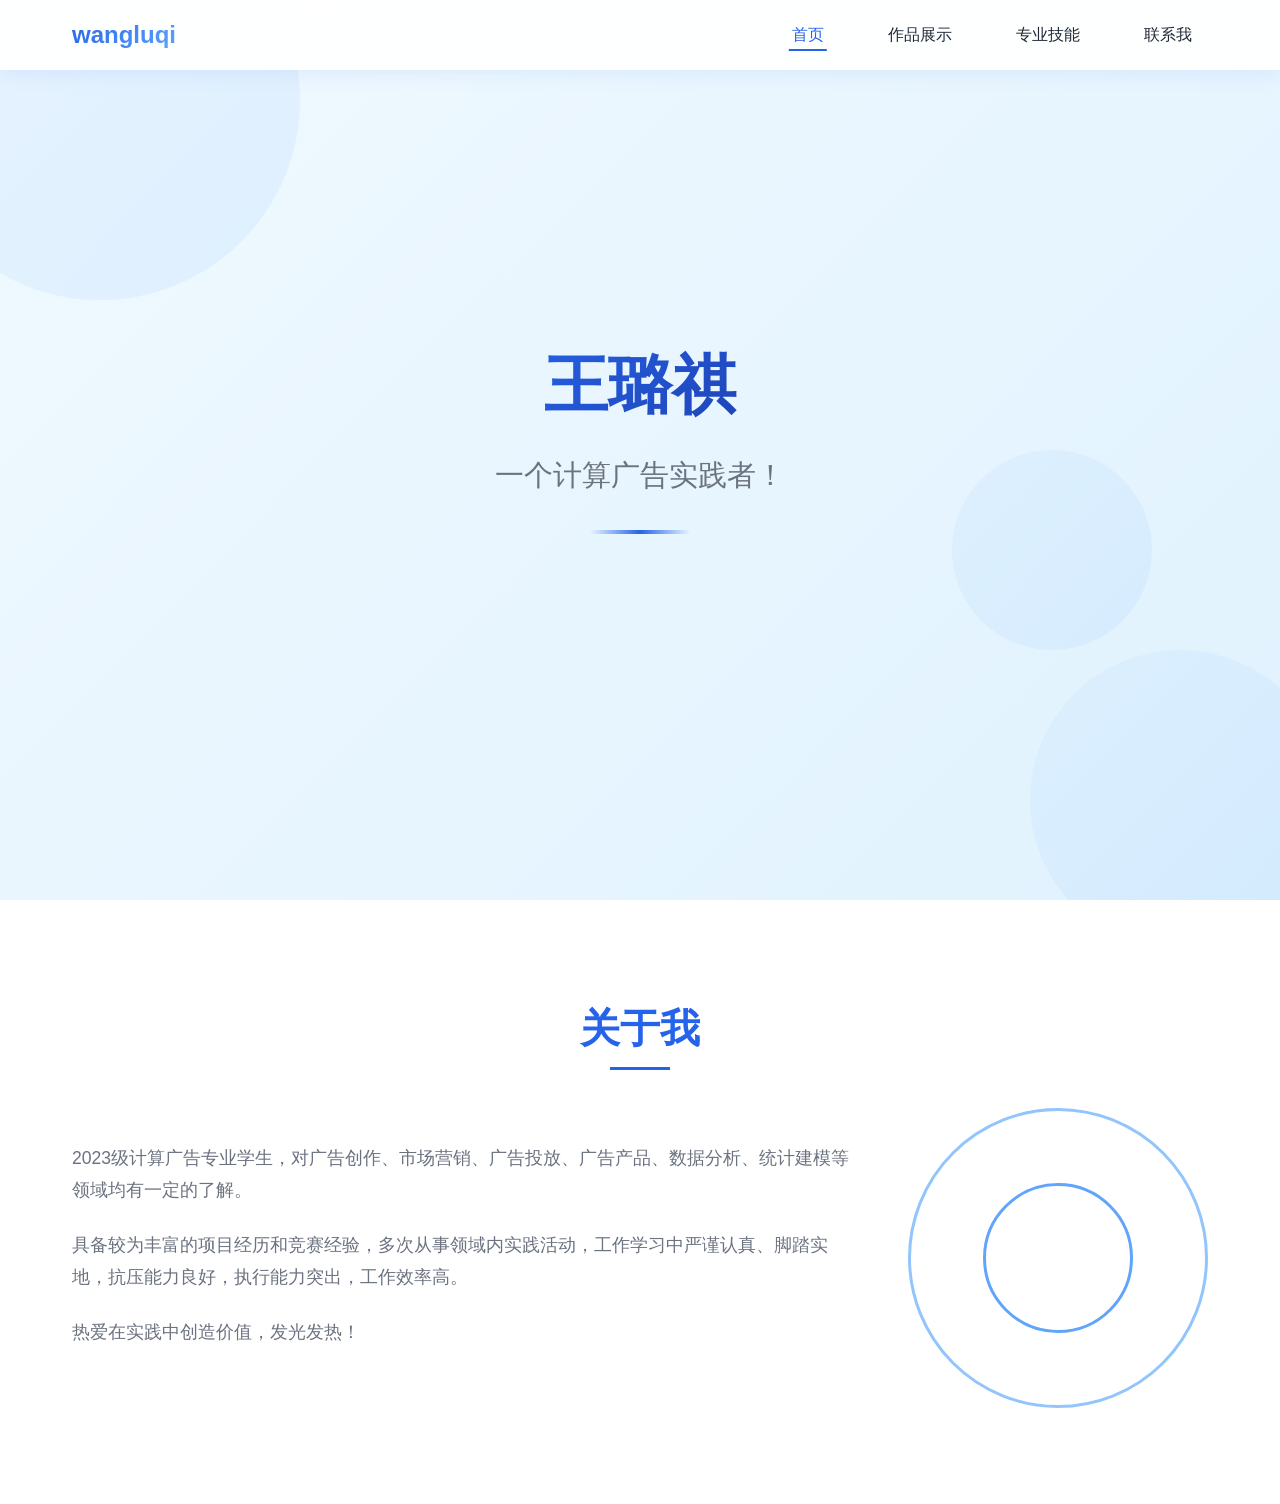
<file: index.html>
<!DOCTYPE html>
<html lang="zh-CN">
<head>
    <meta charset="UTF-8">
    <meta name="viewport" content="width=device-width, initial-scale=1.0">
    <title>王璐祺 - 个人主页</title>
    <link rel="stylesheet" href="style.css">
</head>
<body>
    <!-- 导航栏 -->
    <nav class="navbar">
        <div class="nav-container">
            <div class="logo">wangluqi</div>
            <ul class="nav-menu">
                <li><a href="index.html" class="nav-link active">首页</a></li>
                <li><a href="works.html" class="nav-link">作品展示</a></li>
                <li><a href="skills.html" class="nav-link">专业技能</a></li>
                <li><a href="contact.html" class="nav-link">联系我</a></li>
            </ul>
        </div>
    </nav>

    <!-- 欢迎区域 -->
    <section class="hero">
        <div class="hero-content">
            <div class="hero-text">
                <h1 class="name-title">王璐祺</h1>
                <p class="slogan">一个计算广告实践者！</p>
                <div class="hero-decoration"></div>
            </div>
        </div>
        <div class="hero-bg-shapes">
            <div class="shape shape-1"></div>
            <div class="shape shape-2"></div>
            <div class="shape shape-3"></div>
        </div>
    </section>

    <!-- 个人简介 -->
    <section class="about">
        <div class="container">
            <h2 class="section-title">关于我</h2>
            <div class="about-content">
                <div class="about-text">
                    <p>2023级计算广告专业学生，对广告创作、市场营销、广告投放、广告产品、数据分析、统计建模等领域均有一定的了解。</p>
                    <p>具备较为丰富的项目经历和竞赛经验，多次从事领域内实践活动，工作学习中严谨认真、脚踏实地，抗压能力良好，执行能力突出，工作效率高。</p>
                    <p>热爱在实践中创造价值，发光发热！</p>
                </div>
                <div class="about-decoration">
                    <div class="deco-circle"></div>
                    <div class="deco-line"></div>
                </div>
            </div>
        </div>
    </section>

    <script src="script.js"></script>
</body>
</html>
</file>
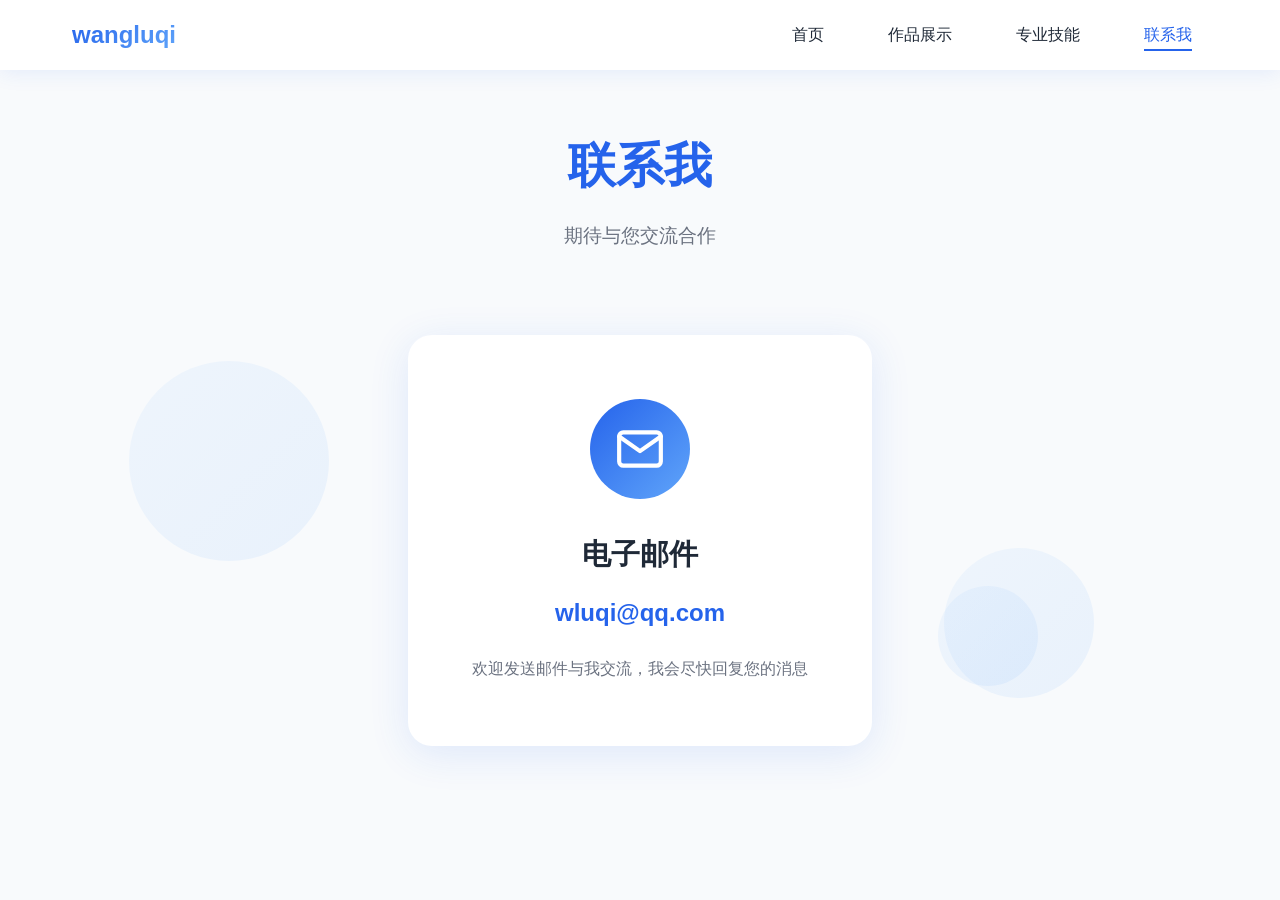
<file: contact.html>
<!DOCTYPE html>
<html lang="zh-CN">
<head>
    <meta charset="UTF-8">
    <meta name="viewport" content="width=device-width, initial-scale=1.0">
    <title>联系我 - 王璐祺</title>
    <link rel="stylesheet" href="style.css">
</head>
<body>
    <!-- 导航栏 -->
    <nav class="navbar">
        <div class="nav-container">
            <div class="logo">wangluqi</div>
            <ul class="nav-menu">
                <li><a href="index.html" class="nav-link">首页</a></li>
                <li><a href="works.html" class="nav-link">作品展示</a></li>
                <li><a href="skills.html" class="nav-link">专业技能</a></li>
                <li><a href="contact.html" class="nav-link active">联系我</a></li>
            </ul>
        </div>
    </nav>

    <!-- 联系方式区域 -->
    <section class="contact-section">
        <div class="container">
            <h1 class="page-title">联系我</h1>
            <p class="page-subtitle">期待与您交流合作</p>

            <div class="contact-content">
                <div class="contact-card">
                    <div class="contact-icon">
                        <svg viewBox="0 0 24 24" fill="none" xmlns="http://www.w3.org/2000/svg">
                            <path d="M4 4H20C21.1 4 22 4.9 22 6V18C22 19.1 21.1 20 20 20H4C2.9 20 2 19.1 2 18V6C2 4.9 2.9 4 4 4Z" stroke="currentColor" stroke-width="2" stroke-linecap="round" stroke-linejoin="round"/>
                            <path d="M22 6L12 13L2 6" stroke="currentColor" stroke-width="2" stroke-linecap="round" stroke-linejoin="round"/>
                        </svg>
                    </div>
                    <h3 class="contact-title">电子邮件</h3>
                    <a href="mailto:wluqi@qq.com" class="contact-link">wluqi@qq.com</a>
                    <p class="contact-description">欢迎发送邮件与我交流，我会尽快回复您的消息</p>
                </div>

                <div class="contact-decoration">
                    <div class="deco-shape shape-1"></div>
                    <div class="deco-shape shape-2"></div>
                    <div class="deco-shape shape-3"></div>
                </div>
            </div>
        </div>
    </section>

    <script src="script.js"></script>
</body>
</html>
</file>
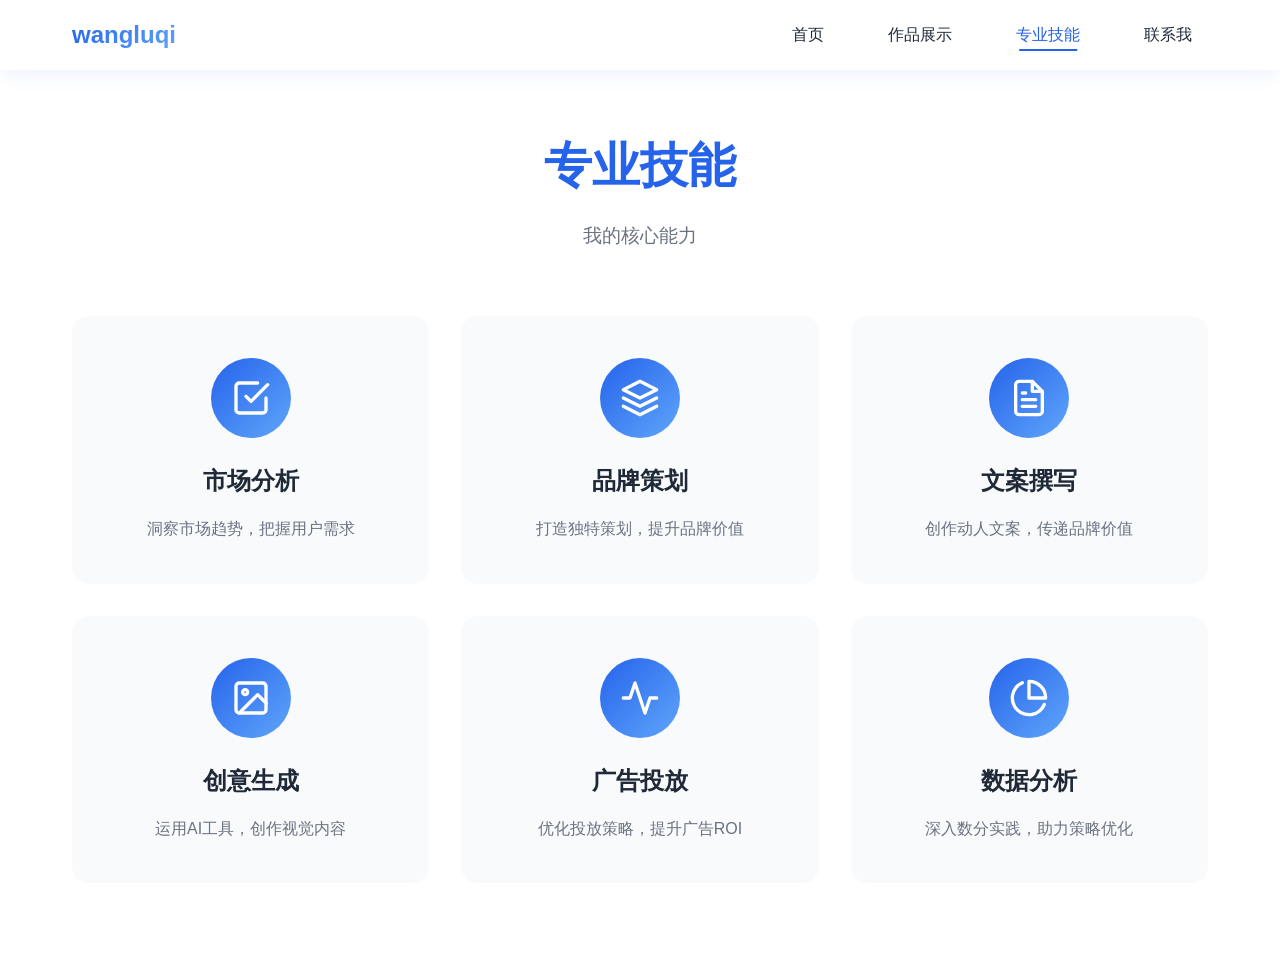
<file: skills.html>
<!DOCTYPE html>
<html lang="zh-CN">
<head>
    <meta charset="UTF-8">
    <meta name="viewport" content="width=device-width, initial-scale=1.0">
    <title>技能展示 - 王璐祺</title>
    <link rel="stylesheet" href="style.css">
</head>
<body>
    <!-- 导航栏 -->
    <nav class="navbar">
        <div class="nav-container">
            <div class="logo">wangluqi</div>
            <ul class="nav-menu">
                <li><a href="index.html" class="nav-link">首页</a></li>
                <li><a href="works.html" class="nav-link">作品展示</a></li>
                <li><a href="skills.html" class="nav-link active">专业技能</a></li>
                <li><a href="contact.html" class="nav-link">联系我</a></li>
            </ul>
        </div>
    </nav>

    <!-- 技能展示区域 -->
    <section class="skills-section">
        <div class="container">
            <h1 class="page-title">专业技能</h1>
            <p class="page-subtitle">我的核心能力</p>

            <div class="skills-grid">
                <!-- 技能卡片 1 -->
                <div class="skill-card">
                    <div class="skill-icon">
                        <svg viewBox="0 0 24 24" fill="none" xmlns="http://www.w3.org/2000/svg">
                            <path d="M9 11L12 14L22 4" stroke="currentColor" stroke-width="2" stroke-linecap="round" stroke-linejoin="round"/>
                            <path d="M21 12V19C21 19.5304 20.7893 20.0391 20.4142 20.4142C20.0391 20.7893 19.5304 21 19 21H5C4.46957 21 3.96086 20.7893 3.58579 20.4142C3.21071 20.0391 3 19.5304 3 19V5C3 4.46957 3.21071 3.96086 3.58579 3.58579C3.96086 3.21071 4.46957 3 5 3H16" stroke="currentColor" stroke-width="2" stroke-linecap="round" stroke-linejoin="round"/>
                        </svg>
                    </div>
                    <h3 class="skill-title">市场分析</h3>
                    <p class="skill-description">洞察市场趋势，把握用户需求</p>
                </div>

                <!-- 技能卡片 2 -->
                <div class="skill-card">
                    <div class="skill-icon">
                        <svg viewBox="0 0 24 24" fill="none" xmlns="http://www.w3.org/2000/svg">
                            <path d="M12 2L2 7L12 12L22 7L12 2Z" stroke="currentColor" stroke-width="2" stroke-linecap="round" stroke-linejoin="round"/>
                            <path d="M2 17L12 22L22 17" stroke="currentColor" stroke-width="2" stroke-linecap="round" stroke-linejoin="round"/>
                            <path d="M2 12L12 17L22 12" stroke="currentColor" stroke-width="2" stroke-linecap="round" stroke-linejoin="round"/>
                        </svg>
                    </div>
                    <h3 class="skill-title">品牌策划</h3>
                    <p class="skill-description">打造独特策划，提升品牌价值</p>
                </div>

                <!-- 技能卡片 3 -->
                <div class="skill-card">
                    <div class="skill-icon">
                        <svg viewBox="0 0 24 24" fill="none" xmlns="http://www.w3.org/2000/svg">
                            <path d="M14 2H6C5.46957 2 4.96086 2.21071 4.58579 2.58579C4.21071 2.96086 4 3.46957 4 4V20C4 20.5304 4.21071 21.0391 4.58579 21.4142C4.96086 21.7893 5.46957 22 6 22H18C18.5304 22 19.0391 21.7893 19.4142 21.4142C19.7893 21.0391 20 20.5304 20 20V8L14 2Z" stroke="currentColor" stroke-width="2" stroke-linecap="round" stroke-linejoin="round"/>
                            <path d="M14 2V8H20" stroke="currentColor" stroke-width="2" stroke-linecap="round" stroke-linejoin="round"/>
                            <path d="M16 13H8" stroke="currentColor" stroke-width="2" stroke-linecap="round" stroke-linejoin="round"/>
                            <path d="M16 17H8" stroke="currentColor" stroke-width="2" stroke-linecap="round" stroke-linejoin="round"/>
                            <path d="M10 9H8" stroke="currentColor" stroke-width="2" stroke-linecap="round" stroke-linejoin="round"/>
                        </svg>
                    </div>
                    <h3 class="skill-title">文案撰写</h3>
                    <p class="skill-description">创作动人文案，传递品牌价值</p>
                </div>

                <!-- 技能卡片 4 -->
                <div class="skill-card">
                    <div class="skill-icon">
                        <svg viewBox="0 0 24 24" fill="none" xmlns="http://www.w3.org/2000/svg">
                            <rect x="3" y="3" width="18" height="18" rx="2" stroke="currentColor" stroke-width="2" stroke-linecap="round" stroke-linejoin="round"/>
                            <circle cx="8.5" cy="8.5" r="1.5" stroke="currentColor" stroke-width="2" stroke-linecap="round" stroke-linejoin="round"/>
                            <path d="M21 15L16 10L5 21" stroke="currentColor" stroke-width="2" stroke-linecap="round" stroke-linejoin="round"/>
                        </svg>
                    </div>
                    <h3 class="skill-title">创意生成</h3>
                    <p class="skill-description">运用AI工具，创作视觉内容</p>
                </div>

                <!-- 技能卡片 5 -->
                <div class="skill-card">
                    <div class="skill-icon">
                        <svg viewBox="0 0 24 24" fill="none" xmlns="http://www.w3.org/2000/svg">
                            <path d="M22 12H18L15 21L9 3L6 12H2" stroke="currentColor" stroke-width="2" stroke-linecap="round" stroke-linejoin="round"/>
                        </svg>
                    </div>
                    <h3 class="skill-title">广告投放</h3>
                    <p class="skill-description">优化投放策略，提升广告ROI</p>
                </div>

                <!-- 技能卡片 6 -->
                <div class="skill-card">
                    <div class="skill-icon">
                        <svg viewBox="0 0 24 24" fill="none" xmlns="http://www.w3.org/2000/svg">
                            <path d="M21.21 15.89C20.5738 17.3945 19.5788 18.7202 18.3119 19.7513C17.0451 20.7824 15.5448 21.4874 13.9424 21.8048C12.34 22.1221 10.6843 22.0421 9.12006 21.5718C7.55578 21.1014 6.13054 20.2551 4.96893 19.1067C3.80733 17.9582 2.94473 16.5428 2.45655 14.984C1.96837 13.4251 1.86948 11.7705 2.16865 10.1646C2.46782 8.55878 3.15619 7.05063 4.17445 5.77203C5.19272 4.49343 6.50868 3.48332 8.00999 2.83M22 12C22 10.6868 21.7413 9.38642 21.2388 8.17317C20.7362 6.95991 19.9997 5.85752 19.0711 4.92893C18.1425 4.00035 17.0401 3.26375 15.8268 2.7612C14.6136 2.25866 13.3132 2 12 2V12H22Z" stroke="currentColor" stroke-width="2" stroke-linecap="round" stroke-linejoin="round"/>
                        </svg>
                    </div>
                    <h3 class="skill-title">数据分析</h3>
                    <p class="skill-description">深入数分实践，助力策略优化</p>
                </div>
            </div>
        </div>
    </section>

    <script src="script.js"></script>
</body>
</html>
</file>
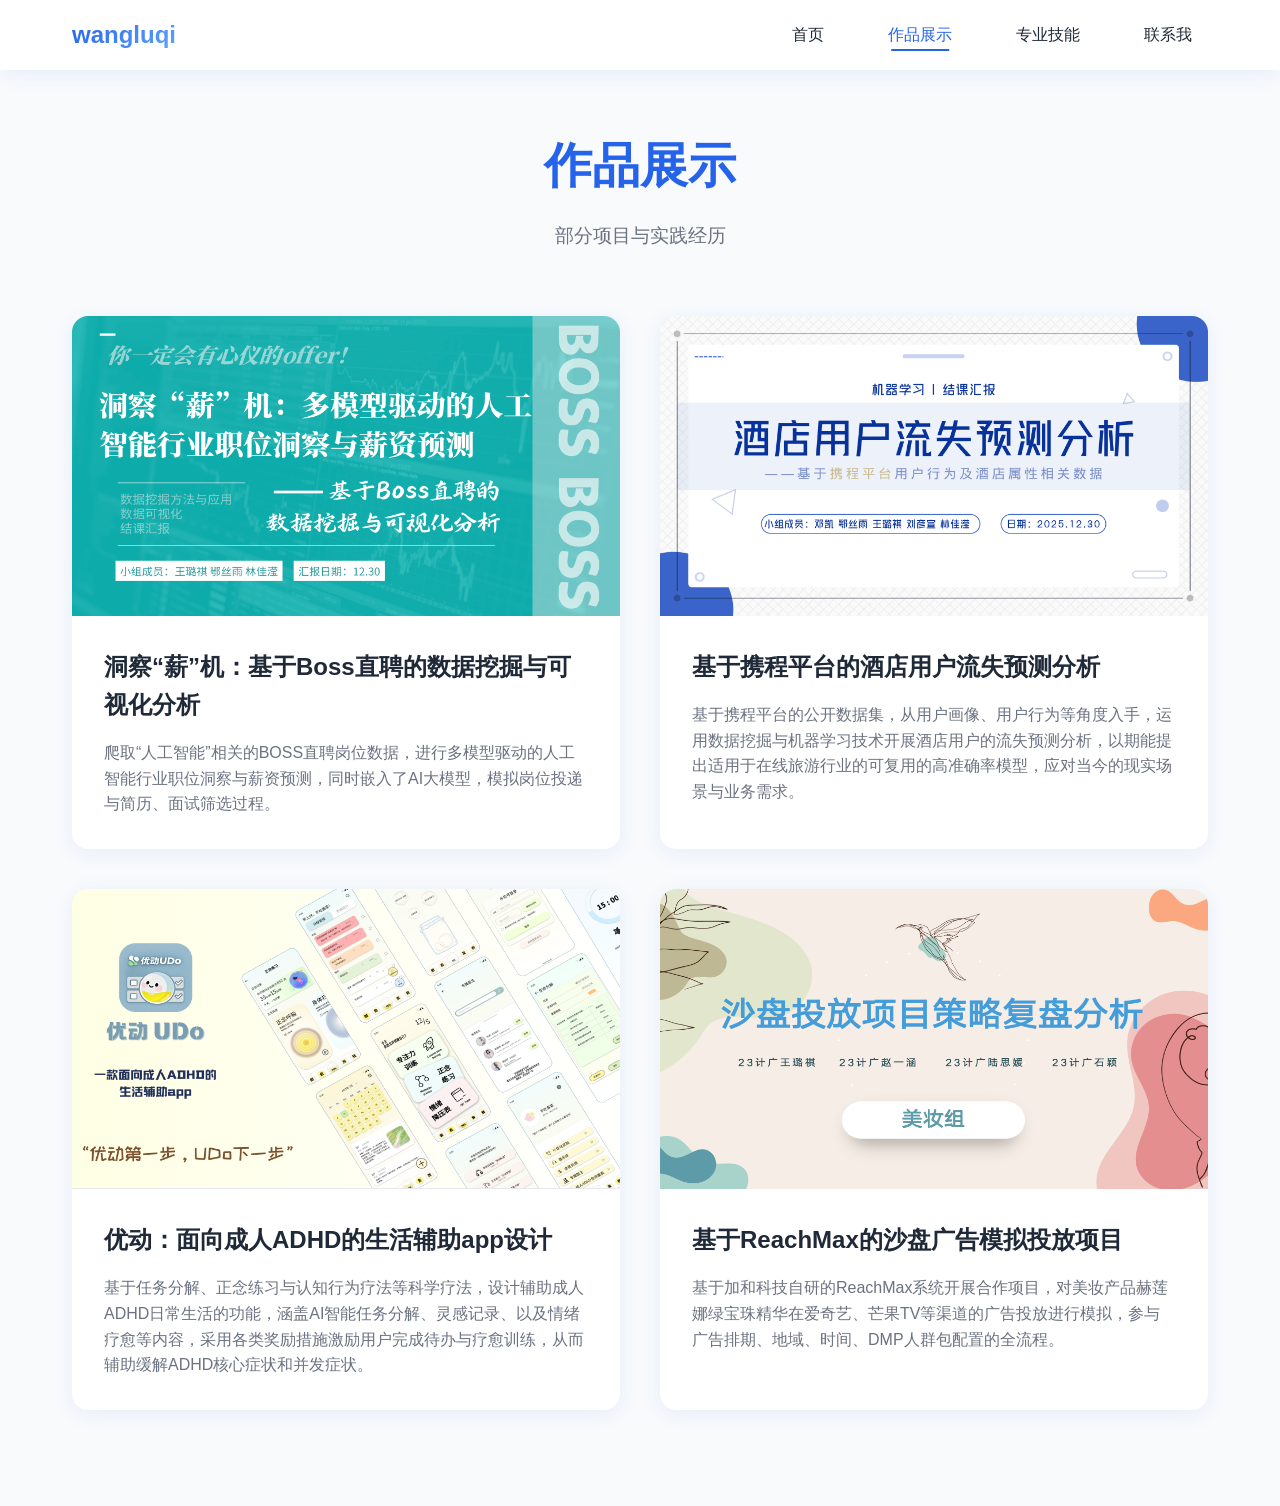
<file: works.html>
<!DOCTYPE html>
<html lang="zh-CN">
<head>
    <meta charset="UTF-8">
    <meta name="viewport" content="width=device-width, initial-scale=1.0">
    <title>作品展示 - 王璐祺</title>
    <link rel="stylesheet" href="style.css">
</head>
<body>
    <!-- 导航栏 -->
    <nav class="navbar">
        <div class="nav-container">
            <div class="logo">wangluqi</div>
            <ul class="nav-menu">
                <li><a href="index.html" class="nav-link">首页</a></li>
                <li><a href="works.html" class="nav-link active">作品展示</a></li>
                <li><a href="skills.html" class="nav-link">专业技能</a></li>
                <li><a href="contact.html" class="nav-link">联系我</a></li>
            </ul>
        </div>
    </nav>

    <!-- 作品展示区域 -->
    <section class="works-section">
        <div class="container">
            <h1 class="page-title">作品展示</h1>
            <p class="page-subtitle">部分项目与实践经历</p>

            <div class="works-grid">
                <!-- 作品卡片 1 -->
                <div class="work-card">
                    <div class="work-image">
                        <img class="placeholder-image" src="images/performance1.png" alt="作品展示">
                        <div class="work-overlay">
                            <a href="https://www.canva.cn/design/DAG8zsbNvRw/5DIJrjUl71HYeN8wbMlX2A/view?utm_content=DAG8zsbNvRw&utm_campaign=designshare&utm_medium=link2&utm_source=uniquelinks&utlId=hcc0b6d08c2"
                               class="view-detail"
                               target="_blank">
                                查看详情
                            </a>
                        </div>
                    </div>
                    <div class="work-info">
                        <h3 class="work-title">洞察“薪”机：基于Boss直聘的数据挖掘与可视化分析</h3>
                        <p class="work-description">爬取“人工智能”相关的BOSS直聘岗位数据，进行多模型驱动的人工智能行业职位洞察与薪资预测，同时嵌入了AI大模型，模拟岗位投递与简历、面试筛选过程。</p>
                    </div>
                </div>

                <!-- 作品卡片 2 -->
                <div class="work-card">
                    <div class="work-image">
                        <img class="placeholder-image" src="images/performance2.png" alt="作品展示">
                        <div class="work-overlay">
                            <a href="https://www.canva.cn/design/DAG8sCUdsT8/ZNE7GGUzy7ELKIy3bosnrQ/view?utm_content=DAG8sCUdsT8&utm_campaign=designshare&utm_medium=link2&utm_source=uniquelinks&utlId=h919972a743"
                               class="view-detail"
                               target="_blank">
                                查看详情
                            </a>
                        </div>
                    </div>
                    <div class="work-info">
                        <h3 class="work-title">基于携程平台的酒店用户流失预测分析</h3>
                        <p class="work-description">基于携程平台的公开数据集，从用户画像、用户行为等角度入手，运用数据挖掘与机器学习技术开展酒店用户的流失预测分析，以期能提出适用于在线旅游行业的可复用的高准确率模型，应对当今的现实场景与业务需求。</p>
                    </div>
                </div>

                <!-- 作品卡片 3 -->
                <div class="work-card">
                    <div class="work-image">
                        <img class="placeholder-image" src="images/performance3.png" alt="作品展示">
                        <div class="work-overlay">
                            <a href="https://www.canva.cn/design/DAGluIfXF-k/HXXSmK_0cOvlYf8ZTd0o4g/view?utm_content=DAGluIfXF-k&utm_campaign=designshare&utm_medium=link2&utm_source=uniquelinks&utlId=h868ad29ce2"
                               class="view-detail"
                               target="_blank">
                                查看详情
                            </a>
                        </div>
                    </div>
                    <div class="work-info">
                        <h3 class="work-title">优动：面向成人ADHD的生活辅助app设计</h3>
                        <p class="work-description">基于任务分解、正念练习与认知行为疗法等科学疗法，设计辅助成人ADHD日常生活的功能，涵盖AI智能任务分解、灵感记录、以及情绪疗愈等内容，采用各类奖励措施激励用户完成待办与疗愈训练，从而辅助缓解ADHD核心症状和并发症状。</p>
                    </div>
                </div>

                <!-- 作品卡片 4 -->
                <div class="work-card">
                    <div class="work-image">
                        <img class="placeholder-image" src="images/performance4.png" alt="作品展示">
                        <div class="work-overlay">
                            <a href="https://www.kdocs.cn/l/cfjIYPYAIIEB"
                               class="view-detail"
                               target="_blank">
                                查看详情
                            </a>
                        </div>
                    </div>
                    <div class="work-info">
                        <h3 class="work-title">基于ReachMax的沙盘广告模拟投放项目</h3>
                        <p class="work-description">基于加和科技自研的ReachMax系统开展合作项目，对美妆产品赫莲娜绿宝珠精华在爱奇艺、芒果TV等渠道的广告投放进行模拟，参与广告排期、地域、时间、DMP人群包配置的全流程。</p>
                    </div>
                </div>
            </div>
        </div>
    </section>

    <script src="script.js"></script>
</body>
</html>
</file>
<file: style.css>
/* 全局样式 */
* {
    margin: 0;
    padding: 0;
    box-sizing: border-box;
}

:root {
    --primary-blue: #2563eb;
    --secondary-blue: #3b82f6;
    --light-blue: #60a5fa;
    --lighter-blue: #93c5fd;
    --dark-blue: #1e40af;
    --text-dark: #1f2937;
    --text-gray: #6b7280;
    --bg-light: #f8fafc;
    --white: #ffffff;
}

body {
    font-family: -apple-system, BlinkMacSystemFont, 'Segoe UI', 'PingFang SC', 'Hiragino Sans GB', 'Microsoft YaHei', sans-serif;
    line-height: 1.6;
    color: var(--text-dark);
    background-color: var(--bg-light);
}

/* 导航栏 */
.navbar {
    position: fixed;
    top: 0;
    left: 0;
    right: 0;
    background: rgba(255, 255, 255, 0.95);
    backdrop-filter: blur(10px);
    box-shadow: 0 2px 20px rgba(37, 99, 235, 0.1);
    z-index: 1000;
    transition: all 0.3s ease;
}

.nav-container {
    max-width: 1200px;
    margin: 0 auto;
    padding: 1rem 2rem;
    display: flex;
    justify-content: space-between;
    align-items: center;
}

.logo {
    font-size: 1.5rem;
    font-weight: 700;
    background: linear-gradient(135deg, var(--primary-blue), var(--light-blue));
    -webkit-background-clip: text;
    -webkit-text-fill-color: transparent;
    background-clip: text;
}

.nav-menu {
    display: flex;
    list-style: none;
    gap: 2rem;
}

.nav-link {
    text-decoration: none;
    color: var(--text-dark);
    font-weight: 500;
    padding: 0.5rem 1rem;
    border-radius: 8px;
    transition: all 0.3s ease;
    position: relative;
}

.nav-link::after {
    content: '';
    position: absolute;
    bottom: 0;
    left: 50%;
    transform: translateX(-50%);
    width: 0;
    height: 2px;
    background: var(--primary-blue);
    transition: width 0.3s ease;
}

.nav-link:hover,
.nav-link.active {
    color: var(--primary-blue);
}

.nav-link:hover::after,
.nav-link.active::after {
    width: 60%;
}

/* 容器 */
.container {
    max-width: 1200px;
    margin: 0 auto;
    padding: 0 2rem;
}

/* 首页 Hero 区域 */
.hero {
    min-height: 100vh;
    display: flex;
    align-items: center;
    justify-content: center;
    position: relative;
    overflow: hidden;
    background: linear-gradient(135deg, #f0f9ff 0%, #e0f2fe 100%);
}

.hero-content {
    text-align: center;
    z-index: 2;
    animation: fadeInUp 1s ease;
}

.name-title {
    font-size: 4rem;
    font-weight: 800;
    margin-bottom: 1rem;
    background: linear-gradient(135deg, var(--primary-blue), var(--dark-blue));
    -webkit-background-clip: text;
    -webkit-text-fill-color: transparent;
    background-clip: text;
}

.slogan {
    font-size: 1.8rem;
    color: var(--text-gray);
    font-weight: 300;
    margin-bottom: 2rem;
}

.hero-decoration {
    width: 100px;
    height: 4px;
    background: linear-gradient(90deg, transparent, var(--primary-blue), transparent);
    margin: 2rem auto;
    animation: pulse 2s infinite;
}

/* Hero 背景装饰 */
.hero-bg-shapes {
    position: absolute;
    width: 100%;
    height: 100%;
    overflow: hidden;
}

.shape {
    position: absolute;
    border-radius: 50%;
    background: linear-gradient(135deg, var(--lighter-blue), var(--light-blue));
    opacity: 0.1;
    animation: float 20s infinite ease-in-out;
}

.shape-1 {
    width: 400px;
    height: 400px;
    top: -100px;
    left: -100px;
}

.shape-2 {
    width: 300px;
    height: 300px;
    bottom: -50px;
    right: -50px;
    animation-delay: -5s;
}

.shape-3 {
    width: 200px;
    height: 200px;
    top: 50%;
    right: 10%;
    animation-delay: -10s;
}

/* 关于我区域 */
.about {
    padding: 6rem 0;
    background: var(--white);
}

.section-title {
    font-size: 2.5rem;
    text-align: center;
    margin-bottom: 3rem;
    color: var(--primary-blue);
    position: relative;
}

.section-title::after {
    content: '';
    position: absolute;
    bottom: -10px;
    left: 50%;
    transform: translateX(-50%);
    width: 60px;
    height: 3px;
    background: var(--primary-blue);
}

.about-content {
    display: flex;
    align-items: center;
    gap: 3rem;
    position: relative;
}

.about-text {
    flex: 1;
}

.about-text p {
    font-size: 1.1rem;
    line-height: 1.8;
    color: var(--text-gray);
    margin-bottom: 1.5rem;
}

.about-decoration {
    position: relative;
    width: 300px;
    height: 300px;
}

.deco-circle {
    width: 100%;
    height: 100%;
    border: 3px solid var(--lighter-blue);
    border-radius: 50%;
    animation: rotate 20s linear infinite;
}

.deco-line {
    position: absolute;
    top: 50%;
    left: 50%;
    transform: translate(-50%, -50%);
    width: 150px;
    height: 150px;
    border: 3px solid var(--light-blue);
    border-radius: 50%;
    animation: rotate 15s linear infinite reverse;
}

/* 页面标题 */
.page-title {
    font-size: 3rem;
    text-align: center;
    margin-top: 6rem;
    margin-bottom: 1rem;
    color: var(--primary-blue);
}

.page-subtitle {
    text-align: center;
    font-size: 1.2rem;
    color: var(--text-gray);
    margin-bottom: 4rem;
}

/* 作品展示网格 */
.works-section {
    min-height: 100vh;
    padding: 2rem 0 6rem;
    background: var(--bg-light);
}

.works-grid {
    display: grid;
    grid-template-columns: repeat(auto-fit, minmax(450px, 1fr));
    gap: 2.5rem;
}

.work-card {
    background: var(--white);
    border-radius: 16px;
    overflow: hidden;
    box-shadow: 0 4px 20px rgba(37, 99, 235, 0.08);
    transition: all 0.4s cubic-bezier(0.4, 0, 0.2, 1);
    cursor: pointer;
}

.work-card:hover {
    transform: translateY(-12px);
    box-shadow: 0 12px 40px rgba(37, 99, 235, 0.2);
}

.work-image {
    position: relative;
    width: 100%;
    height: 300px;
    overflow: hidden;
}

.placeholder-image {
    width: 100%;
    height: 100%;
    background: linear-gradient(135deg, #e0e7ff 0%, #c7d2fe 100%);
    display: flex;
    align-items: center;
    justify-content: center;
    font-size: 1.2rem;
    color: var(--primary-blue);
    transition: transform 0.4s ease;
}

.work-card:hover .placeholder-image {
    transform: scale(1.1);
}

.work-overlay {
    position: absolute;
    top: 0;
    left: 0;
    right: 0;
    bottom: 0;
    background: rgba(37, 99, 235, 0.9);
    display: flex;
    align-items: center;
    justify-content: center;
    opacity: 0;
    transition: opacity 0.4s ease;
}

.work-card:hover .work-overlay {
    opacity: 1;
}

.view-detail {
    color: var(--white);
    font-size: 1.2rem;
    font-weight: 600;
    padding: 1rem 2rem;
    border: 2px solid var(--white);
    border-radius: 30px;
    transition: all 0.3s ease;
}

.work-card:hover .view-detail {
    background: var(--white);
    color: var(--primary-blue);
}

.work-info {
    padding: 2rem;
}

.work-title {
    font-size: 1.5rem;
    color: var(--text-dark);
    margin-bottom: 1rem;
    transition: color 0.3s ease;
}

.work-card:hover .work-title {
    color: var(--primary-blue);
}

.work-description {
    color: var(--text-gray);
    line-height: 1.6;
}

/* 技能展示网格 */
.skills-section {
    min-height: 100vh;
    padding: 2rem 0 6rem;
    background: var(--white);
}

.skills-grid {
    display: grid;
    grid-template-columns: repeat(auto-fit, minmax(300px, 1fr));
    gap: 2rem;
}

.skill-card {
    background: var(--bg-light);
    padding: 2.5rem;
    border-radius: 16px;
    text-align: center;
    transition: all 0.4s cubic-bezier(0.4, 0, 0.2, 1);
    border: 2px solid transparent;
}

.skill-card:hover {
    background: var(--white);
    border-color: var(--primary-blue);
    box-shadow: 0 8px 30px rgba(37, 99, 235, 0.15);
    transform: translateY(-8px);
}

.skill-icon {
    width: 80px;
    height: 80px;
    margin: 0 auto 1.5rem;
    display: flex;
    align-items: center;
    justify-content: center;
    border-radius: 50%;
    background: linear-gradient(135deg, var(--primary-blue), var(--light-blue));
    color: var(--white);
    transition: transform 0.4s ease;
}

.skill-card:hover .skill-icon {
    transform: rotateY(360deg);
}

.skill-icon svg {
    width: 40px;
    height: 40px;
}

.skill-title {
    font-size: 1.5rem;
    color: var(--text-dark);
    margin-bottom: 1rem;
}

.skill-description {
    color: var(--text-gray);
    line-height: 1.6;
}

/* 联系方式页面 */
.contact-section {
    min-height: 100vh;
    padding: 2rem 0 6rem;
    background: var(--bg-light);
    position: relative;
}

.contact-content {
    display: flex;
    justify-content: center;
    align-items: center;
    min-height: 50vh;
    position: relative;
}

.contact-card {
    background: var(--white);
    padding: 4rem;
    border-radius: 24px;
    text-align: center;
    box-shadow: 0 8px 40px rgba(37, 99, 235, 0.12);
    max-width: 500px;
    z-index: 2;
}

.contact-icon {
    width: 100px;
    height: 100px;
    margin: 0 auto 2rem;
    display: flex;
    align-items: center;
    justify-content: center;
    border-radius: 50%;
    background: linear-gradient(135deg, var(--primary-blue), var(--light-blue));
    color: var(--white);
}

.contact-icon svg {
    width: 50px;
    height: 50px;
}

.contact-title {
    font-size: 1.8rem;
    color: var(--text-dark);
    margin-bottom: 1rem;
}

.contact-link {
    font-size: 1.5rem;
    color: var(--primary-blue);
    text-decoration: none;
    font-weight: 600;
    display: inline-block;
    margin-bottom: 1.5rem;
    transition: all 0.3s ease;
}

.contact-link:hover {
    color: var(--dark-blue);
    transform: scale(1.05);
}

.contact-description {
    color: var(--text-gray);
    line-height: 1.6;
}

.contact-decoration {
    position: absolute;
    width: 100%;
    height: 100%;
    pointer-events: none;
}

.deco-shape {
    position: absolute;
    border-radius: 50%;
    background: linear-gradient(135deg, var(--lighter-blue), var(--light-blue));
    opacity: 0.1;
}

.contact-decoration .shape-1 {
    width: 200px;
    height: 200px;
    top: 10%;
    left: 5%;
    animation: float 15s infinite ease-in-out;
}

.contact-decoration .shape-2 {
    width: 150px;
    height: 150px;
    bottom: 15%;
    right: 10%;
    animation: float 18s infinite ease-in-out reverse;
}

.contact-decoration .shape-3 {
    width: 100px;
    height: 100px;
    top: 60%;
    right: 15%;
    animation: float 20s infinite ease-in-out;
}

/* 动画 */
@keyframes fadeInUp {
    from {
        opacity: 0;
        transform: translateY(30px);
    }
    to {
        opacity: 1;
        transform: translateY(0);
    }
}

@keyframes float {
    0%, 100% {
        transform: translateY(0) rotate(0deg);
    }
    50% {
        transform: translateY(-30px) rotate(180deg);
    }
}

@keyframes rotate {
    from {
        transform: rotate(0deg);
    }
    to {
        transform: rotate(360deg);
    }
}

@keyframes pulse {
    0%, 100% {
        opacity: 1;
    }
    50% {
        opacity: 0.5;
    }
}

/* 响应式设计 */
@media (max-width: 768px) {
    .nav-menu {
        gap: 1rem;
    }

    .name-title {
        font-size: 2.5rem;
    }

    .slogan {
        font-size: 1.2rem;
    }

    .works-grid {
        grid-template-columns: 1fr;
    }

    .skills-grid {
        grid-template-columns: 1fr;
    }

    .about-content {
        flex-direction: column;
    }

    .about-decoration {
        display: none;
    }

    .page-title {
        font-size: 2rem;
        margin-top: 5rem;
    }
}
</file>
